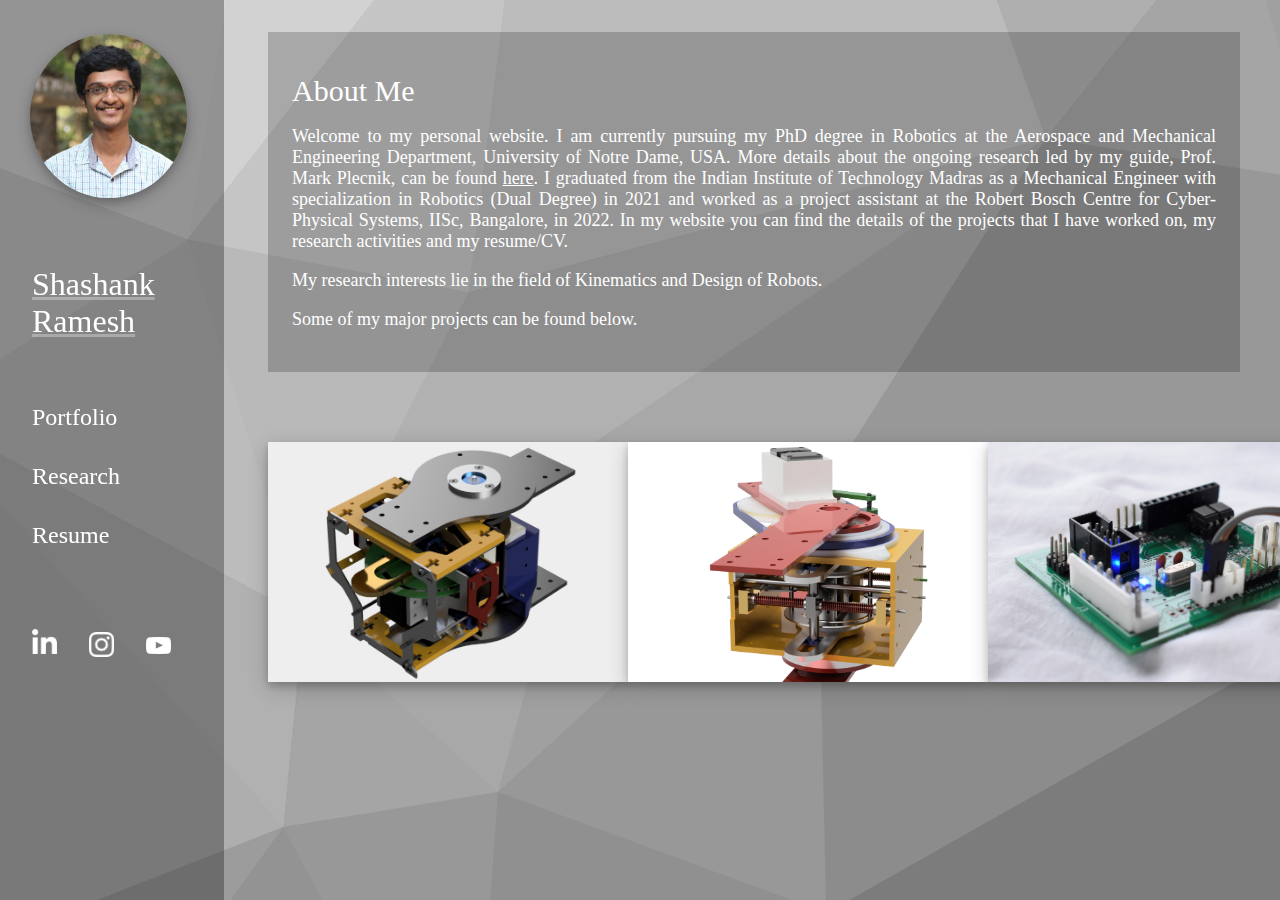
<file: index.html>
<style>
	
	body{
		background-image: url('back3.png');
		background-attachment: fixed;
	}
	@media screen and (max-width: 1050px){
		body{
			background-image: url('back3mb.png');
			background-attachment: fixed;
		}
	}
</style>
<!DOCTYPE html>
<html>
<head>
	<title>Shashank R</title>
	<link rel="stylesheet" href="style.css">
</head>
<body>
	<header>
		<nav>
			<div><img src="Profile.JPG" class="Profile_Pic"></div>
			<div class="topnav" id="myTopnav">
				<a href="index.html" class="active"><p>Shashank Ramesh</p></a>
				<a href="portfolio.html" class="Nav Others">Portfolio</a>
				<a href="research.html" class="Nav Others">Research</a>
				<a href="Resume.pdf"class="Nav Others">Resume</a>
				<a class="icon" onclick="myFunction()"><img src="fa_bars.png" style="width: 50px"></a>
				<div class = "media_icons">
					<div><a href="https://www.linkedin.com/in/shashank-ramesh-515707145" target="_blank"><img src="linkedin.png" class = "linkedin"></a></div>
					<div><a href="https://www.instagram.com/shashank_ramesh18/" target="_blank"><img src="instagram.png" class = "instagram"></a></div>
					<div><a href="https://www.youtube.com/channel/UCngj9kzceK_wr4Drneo-F2Q?view_as=subscriber" target="_blank"><img src="youtube.png" class = "youtube"></a></div>
				</div>
			</div>
		</nav>
	</header>
	<footer class = "footer">
		<div class = "media_icons_mobile">
			<div><a href="https://www.linkedin.com/in/shashank-ramesh-515707145" target="_blank"><img src="linkedin.png" class = "linkedin"></a></div>
			<div><a href="https://www.instagram.com/shashank_ramesh18/" target="_blank"><img src="instagram.png" class = "instagram"></a></div>
			<div><a href="https://www.youtube.com/channel/UCngj9kzceK_wr4Drneo-F2Q?view_as=subscriber" target="_blank"><img src="youtube.png" class = "youtube"></a></div>
		</div>
	</footer>
	<section class = "about_section">
		<div class = "about_discription">
			<div class = "about_heading">About Me</div>
			<div class = "about"><p align="justify">
				Welcome to my personal website. I am currently pursuing my PhD degree in Robotics at the Aerospace and Mechanical Engineering Department, University of Notre Dame, USA. More details about the ongoing research led by my guide, Prof. Mark Plecnik, can be found <a style = "color: white" href = "https://www.markplecnik.com/">here</a>. I graduated from the Indian Institute of Technology Madras as a Mechanical Engineer with specialization in Robotics (Dual Degree) in 2021 and worked as a project assistant at the Robert Bosch Centre for Cyber-Physical Systems, IISc, Bangalore, in 2022. In my website you can find the details of the projects that I have worked on, my research activities and my resume/CV. <br>
			</p>
			<p>
				My research interests lie in the field of Kinematics and Design of Robots.
			</p>
			<p>
				Some of my major projects can be found below.
			</p>
		</div>
		</div>
	</section>
	<section class = "major_projects_section">
		<div class = "project">
			<a class="project_txt" href="research.html#major_project1">
				<p class = "project_heading">
					Variable Stiffness Actuator VSJM-I
				</p>
				<p class = "project_brief">
					Robotics Lab, IIT Madras
				</p>
			</a>
			<img src = "VSJM_render_2.png" class = "major_project">
		</div>
		<div class = "project">
			<a class="project_txt" href="research.html#major_project3">
				<p class = "project_heading">
					Variable Stiffness Actuator VSJM-II
				</p>
				<p class = "project_brief">
					Robotics Lab, IIT Madras
				</p>
			</a>
			<img src = "VSJM_2.png" class = "major_project">
		</div>
		<div class = "project" id = "last_project">
			<a class="project_txt" href="portfolio.html#major_project2">
				<p class = "project_heading">
					Motor Speed Controller
				</p>
				<p class = "project_brief">
					Team Anveshak, IIT Madras
				</p>
			</a>
			<img src = "photo_2.jpg" class = "major_project">
		</div>
	</section>
</body>
</html>
<script>
	function myFunction() {
	  var x = document.getElementById("myTopnav");
	  if (x.className === "topnav") {
	    x.className += " responsive";
	  } else {
	    x.className = "topnav";
	  }
	}
	$(document).ready(function() {
	  $("[data-link]").click(function() {
		window.location.href = $(this).attr("data-link");
		return false;
	  });
	});
</script>
</file>
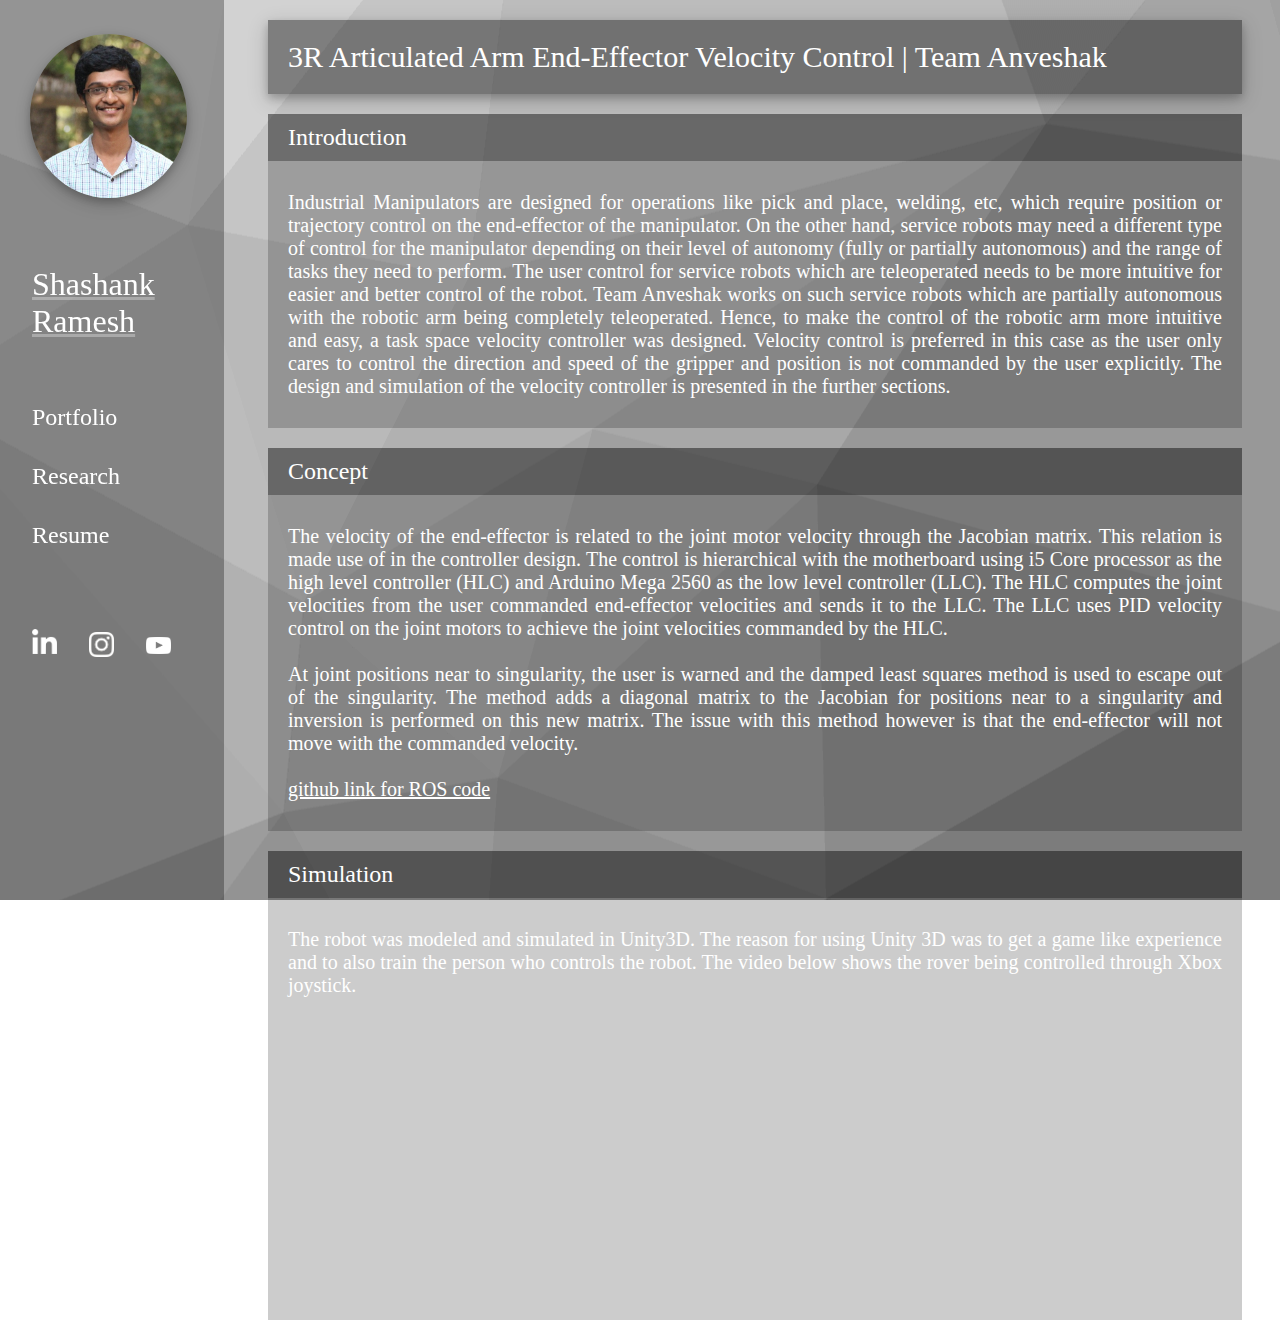
<file: 3R_Ctrl.html>
<style>
	body{
		background-image: url('back3.png');
		background-position: 0% 8%;
		background-attachment: fixed;
	}
	section{
		background-color: rgb(0, 0, 0, 0.2);
		margin: 20 30 20 260;
		color: white;
		font-size: 18px;
	}
	@media screen and (max-width: 1050px){
		body{
			background-image: url('back3mb.png');
			background-attachment: fixed;
		}
		section{
			margin: 20 30 20 30;
		}
	}
	
</style>
<!DOCTYPE html>
<html>
<head>
	<title>Shashank R</title>
	<link rel="stylesheet" href="style.css">
</head>
<body>
	<header>
		<nav>
			<div><img src="Profile.JPG" class="Profile_Pic"></div>
			<div class="topnav" id="myTopnav">
				<a href="index.html" class="active"><p>Shashank Ramesh</p></a>
				<a href="portfolio.html" class="Nav Others">Portfolio</a>
				<a href="research.html" class="Nav Others">Research</a>
				<a href="Resume.pdf"class="Nav Others">Resume</a>
				<a class="icon" onclick="myFunction()"><img src="fa_bars.png" style="width: 50px"></a>
				<div class = "media_icons">
					<div><a href="https://www.linkedin.com/in/shashank-ramesh-515707145" target="_blank"><img src="linkedin.png" class = "linkedin"></a></div>
					<div><a href="https://www.instagram.com/shashank_ramesh18/" target="_blank"><img src="instagram.png" class = "instagram"></a></div>
					<div><a href="https://www.youtube.com/channel/UCngj9kzceK_wr4Drneo-F2Q?view_as=subscriber" target="_blank"><img src="youtube.png" class = "youtube"></a></div>
				</div>
			</div>
		</nav>
	</header>
	<footer class = "footer">
		<div class = "media_icons_mobile">
			<div><a href="https://www.linkedin.com/in/shashank-ramesh-515707145" target="_blank"><img src="linkedin.png" class = "linkedin"></a></div>
			<div><a href="https://www.instagram.com/shashank_ramesh18/" target="_blank"><img src="instagram.png" class = "instagram"></a></div>
			<div><a href="https://www.youtube.com/channel/UCngj9kzceK_wr4Drneo-F2Q?view_as=subscriber" target="_blank"><img src="youtube.png" class = "youtube"></a></div>
		</div>
	</footer>
	<section class = "Title_MS">3R Articulated Arm End-Effector Velocity Control | Team Anveshak</section>
	<section>
		<div class = "subsection">Introduction</div>
		<div class = "descipt">
			<p>Industrial Manipulators are designed for operations like pick and place, welding, etc, which require position or trajectory control on the end-effector of the manipulator. On the other hand, service robots may need a different type of control for the manipulator depending on their level of autonomy (fully or partially autonomous) and the range of tasks they need to perform. The user control for service robots which are teleoperated needs to be more intuitive for easier and better control of the robot. Team Anveshak works on such service robots which are partially autonomous with the robotic arm being completely teleoperated. Hence, to make the control of the robotic arm more intuitive and easy, a task space velocity controller was designed. Velocity control is preferred in this case as the user only cares to control the direction and speed of the gripper and position is not commanded by the user explicitly. The design and simulation of the velocity controller is presented in the further sections. </p>
		</div>
	</section>
	<section>
		<div class = "subsection">Concept</div>
		<div class = "descipt">
			<p>
				The velocity of the end-effector is related to the joint motor velocity through the Jacobian matrix. This relation is made use of in the controller design. The control is hierarchical with the motherboard using i5 Core processor as the high level controller (HLC) and Arduino Mega 2560 as the low level controller (LLC). The HLC computes the joint velocities from the user commanded end-effector velocities and sends it to the LLC. The LLC uses PID velocity control on the joint motors to achieve the joint velocities commanded by the HLC. <br> <br>
				At joint positions near to singularity, the user is warned and the damped least squares method is used to escape out of the singularity. The method adds a diagonal matrix to the Jacobian for positions near to a singularity and inversion is performed on this new matrix. The issue with this method however is that the end-effector will not move with the commanded velocity. <br> <br>
				<a href = "https://github.com/shashankramesh/Arm-Control-Team-Anveshak.git" target = "_blank" style="color: white;"> github link for ROS code </a>
			</p>
		</div>
	</section>
	<section>
		<div class = "subsection">Simulation</div>
		<div class = "descipt" id="last_descipt">
			<p>
				The robot was modeled and simulated in Unity3D. The reason for using Unity 3D was to get a game like experience and to also train the person who controls the robot. The video below shows the rover being controlled through Xbox joystick. <br> <br>
				<iframe width="480" height="270" src="https://www.youtube.com/embed/fcuaFVuvttg" frameborder="0" allow="accelerometer; autoplay; encrypted-media; gyroscope; picture-in-picture" allowfullscreen></iframe>
			</p>
		</div>
	</section>
</body>
<script type="text/javascript">
	function myFunction() {
	  var x = document.getElementById("myTopnav");
	  if (x.className === "topnav") {
	    x.className += " responsive";
	  } else {
	    x.className = "topnav";
	  }
	}
</script>
</file>
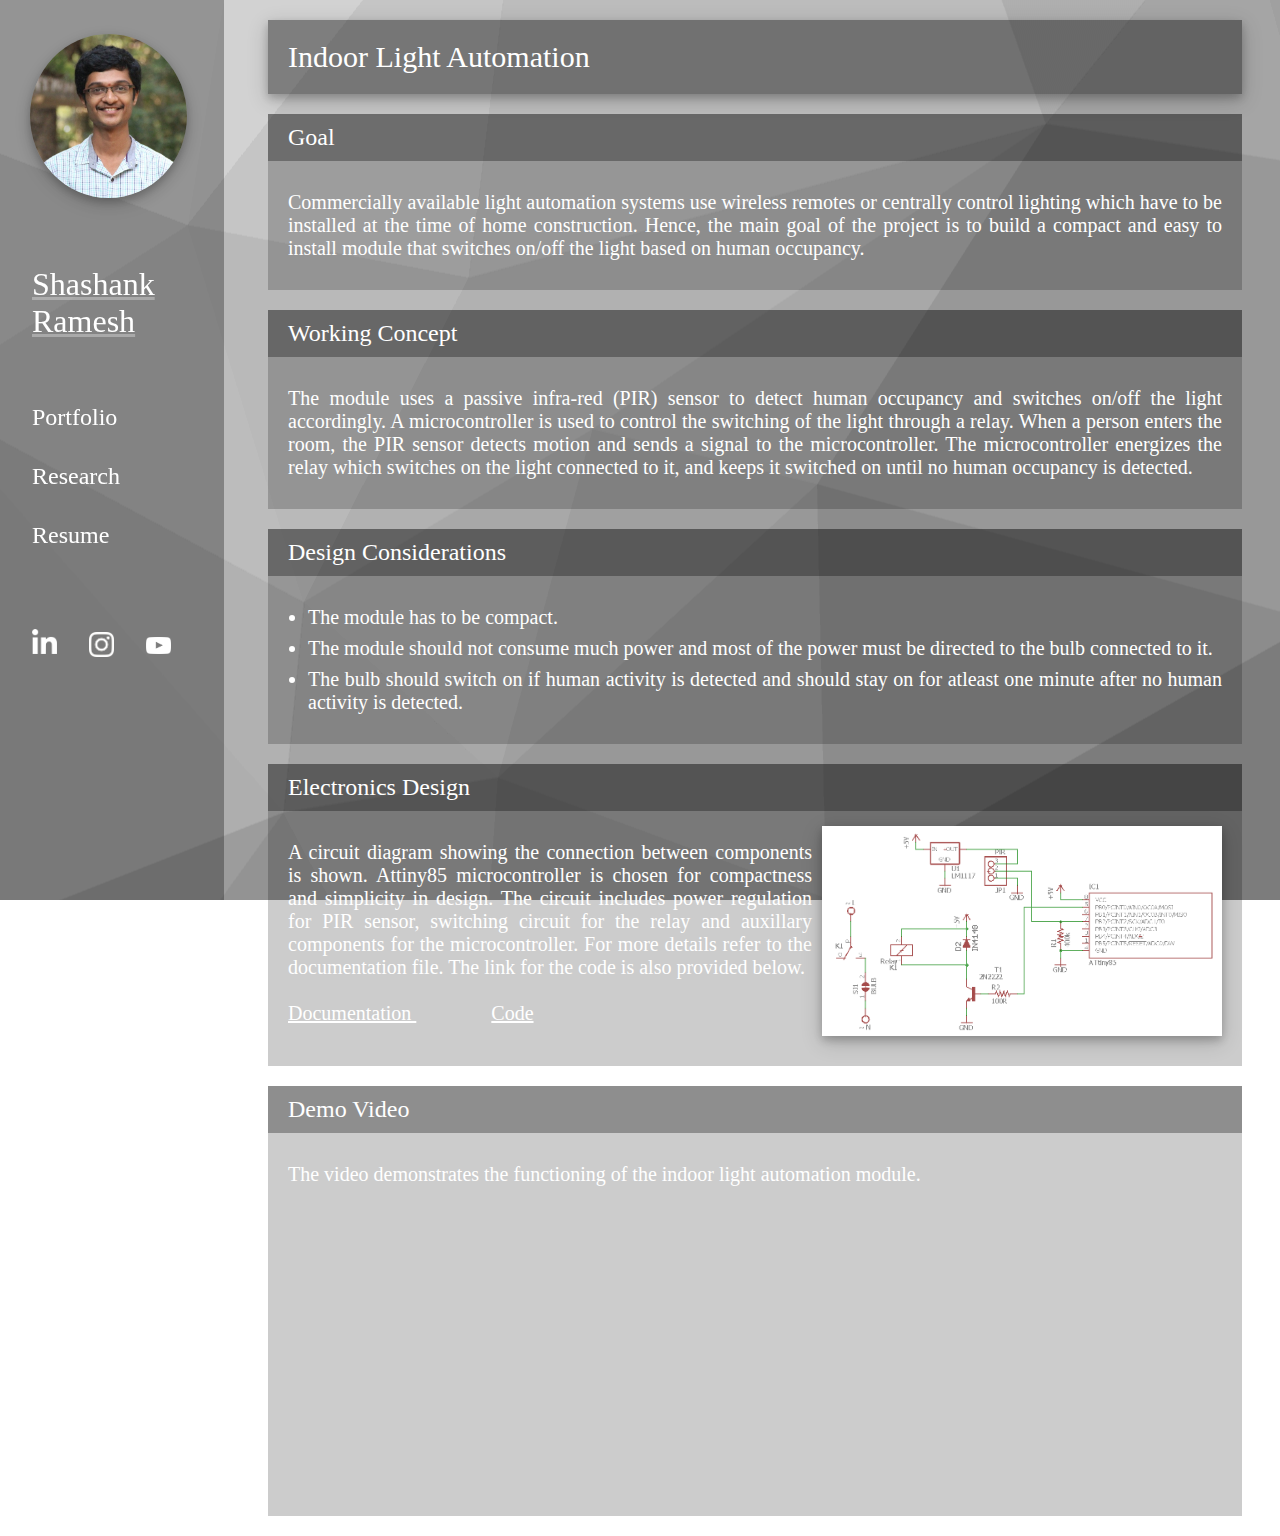
<file: ILA.html>
<style>
	body{
		background-image: url('back3.png');
		background-position: 0% 8%;
		background-attachment: fixed;
	}
	section{
		background-color: rgb(0, 0, 0, 0.2);
		margin: 20 30 20 260;
		color: white;
		font-size: 18px;
	}
	@media screen and (max-width: 1050px){
		body{
			background-image: url('back3mb.png');
			background-attachment: fixed;
		}
		section{
			margin: 20 30 20 30;
		}
	}
	
</style>
<!DOCTYPE html>
<html>
<head>
	<title>Shashank R</title>
	<link rel="stylesheet" href="style.css">
</head>
<body>
	<header>
		<nav>
			<div><img src="Profile.JPG" class="Profile_Pic"></div>
			<div class="topnav" id="myTopnav">
				<a href="index.html" class="active"><p>Shashank Ramesh</p></a>
				<a href="portfolio.html" class="Nav Others">Portfolio</a>
				<a href="research.html" class="Nav Others">Research</a>
				<a href="Resume.pdf"class="Nav Others">Resume</a>
				<a class="icon" onclick="myFunction()"><img src="fa_bars.png" style="width: 50px"></a>
				<div class = "media_icons">
					<div><a href="https://www.linkedin.com/in/shashank-ramesh-515707145" target="_blank"><img src="linkedin.png" class = "linkedin"></a></div>
					<div><a href="https://www.instagram.com/shashank_ramesh18/" target="_blank"><img src="instagram.png" class = "instagram"></a></div>
					<div><a href="https://www.youtube.com/channel/UCngj9kzceK_wr4Drneo-F2Q?view_as=subscriber" target="_blank"><img src="youtube.png" class = "youtube"></a></div>
				</div>
			</div>
		</nav>
	</header>
	<section class = "Title_MS">Indoor Light Automation</section>
	<section>
		<div class = "subsection">Goal</div>
		<div class = "descipt">
			<p>
				Commercially available light automation systems use wireless remotes or centrally control lighting which have to be installed at the time of home construction. Hence, the main goal of the project is to build a compact and easy to install module that switches on/off the light based on human occupancy.
			</p>
		</div>
	</section>
	<section>
		<div class = "subsection">Working Concept</div>
		<div class = "descipt">
			<p>
				The module uses a passive infra-red  (PIR) sensor to detect human occupancy and switches on/off the light accordingly. A microcontroller is used to control the switching of the light through a relay. When a person enters the room, the PIR sensor detects motion and sends a signal to the microcontroller. The microcontroller energizes the relay which switches on the light connected to it, and keeps it switched on until no human occupancy is detected.
			</p>
		</div>
	</section>
	<section>
		<div class = "subsection">Design Considerations</div>
		<div class = "descipt">
			<p>
				<ul style="padding-left: 20px">
				<li style="padding-bottom: 8px">The module has to be compact.</li>
				<li style="padding-bottom: 8px">The module should not consume much power and most of the power must be directed to the bulb connected to it.</li>
				<li>The bulb should switch on if human activity is detected and should stay on for atleast one minute after no human activity is detected.</li>
			</ul>
			</p>
		</div>
	</section>
	<section>
		<div class = "subsection">Electronics Design</div>
		<div class = "descipt">
			<p>
				A circuit diagram showing the connection between components is shown. Attiny85 microcontroller is chosen for compactness and simplicity in design. The circuit includes power regulation for PIR sensor, switching circuit for the relay and auxillary components for the microcontroller.
				For more details refer to the documentation file. The link for the code is also provided below.<br><br>
				<a href="prototype-2.pdf" style="color: white;"> Documentation </a> &emsp; &emsp; &emsp;
				<a href="https://github.com/shashankramesh/Indoor-Light-Automation.git"  style="color: white;"> Code </a>
			</p>
		<div style="text-align: center;"><img src="circuit.png" style="width: 400px; margin: 5px 0px 20px 10px; box-shadow: 0 4px 8px 0 rgba(0, 0, 0, 0.2), 0 6px 20px 0 rgba(0, 0, 0, 0.19);"></div>
		</div>
	</section>
	<section>
		<div class = "subsection">Demo Video</div>
		<div class = "descipt">
			<p>
				The video demonstrates the functioning of the indoor light automation module.
			</p>
		</div>
			<iframe width="480" height="270" style="margin: 10px 0px 20px 20px" src="https://www.youtube.com/embed/C_JQMdWKRjg" frameborder="0" allow="accelerometer; autoplay; encrypted-media; gyroscope; picture-in-picture" allowfullscreen></iframe>
	</section>
</body>
<script type="text/javascript">
	function myFunction() {
	  var x = document.getElementById("myTopnav");
	  if (x.className === "topnav") {
	    x.className += " responsive";
	  } else {
	    x.className = "topnav";
	  }
	}
</script>
</file>
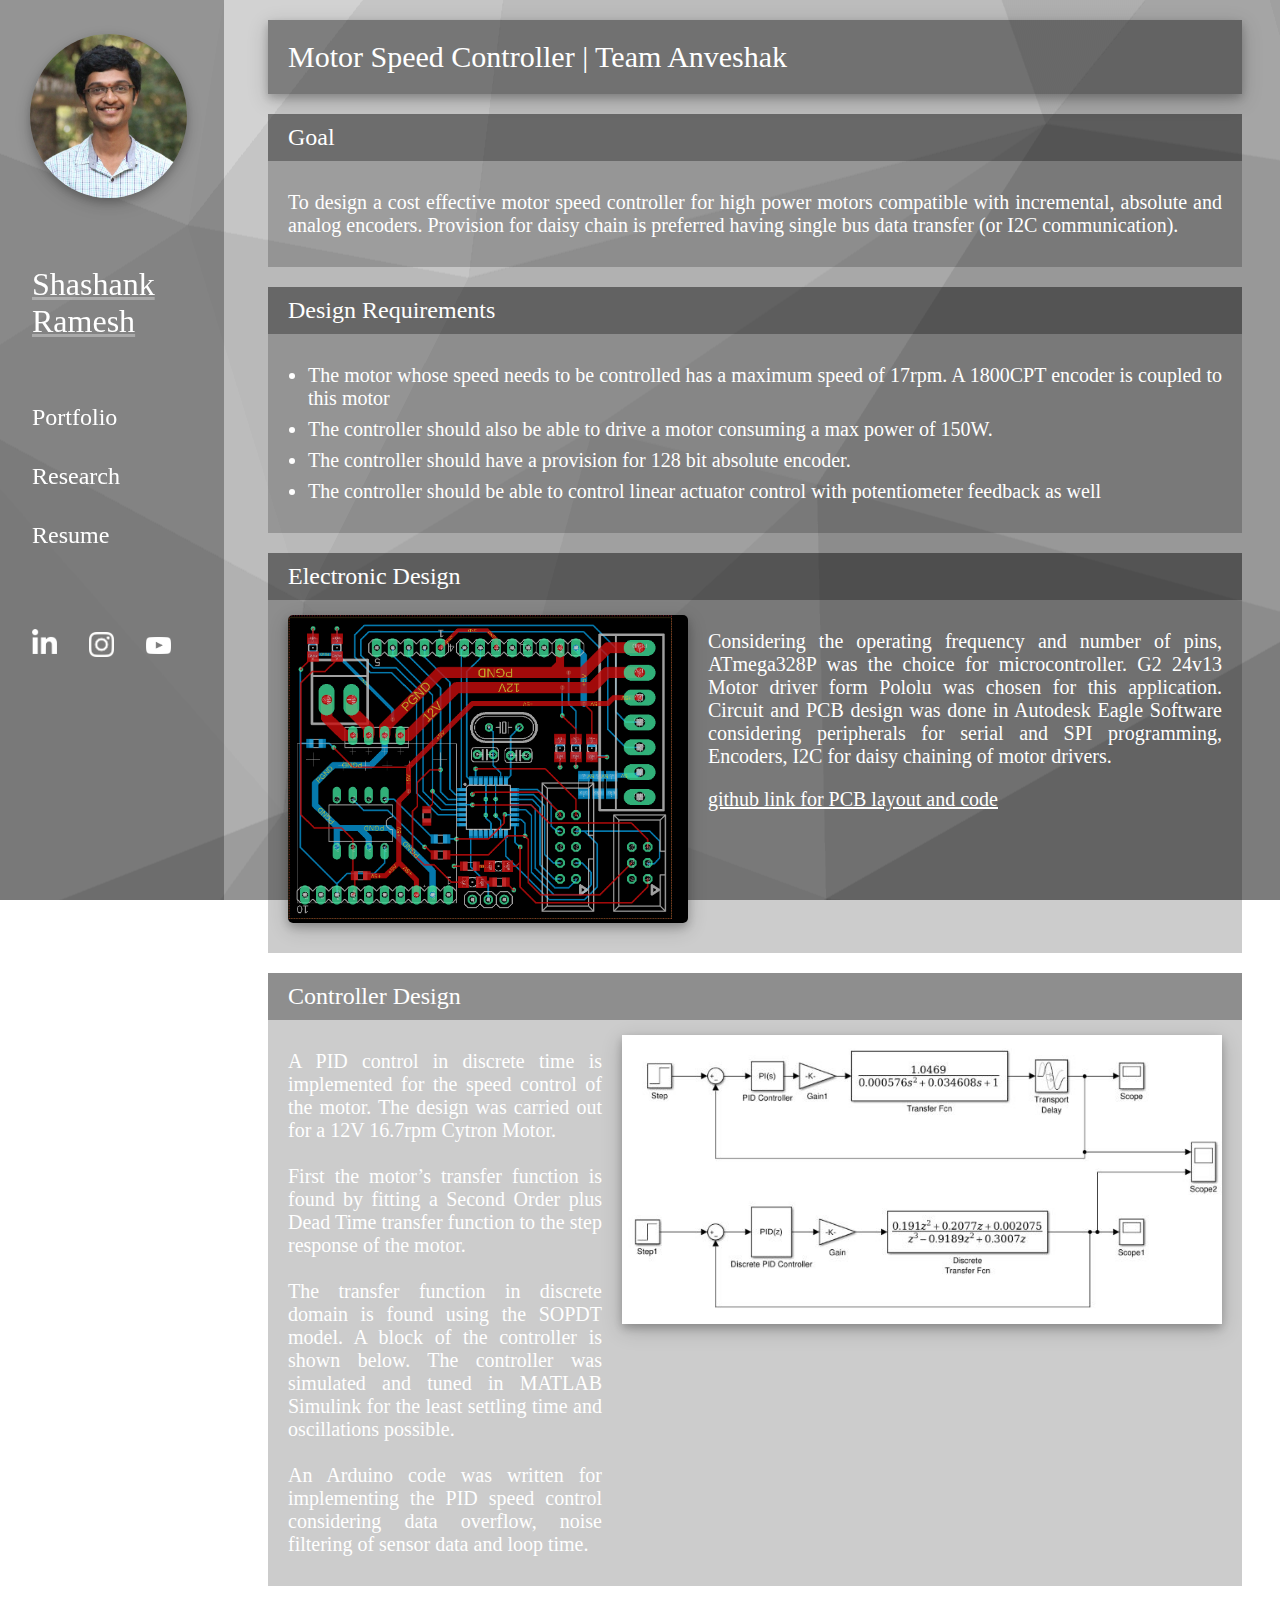
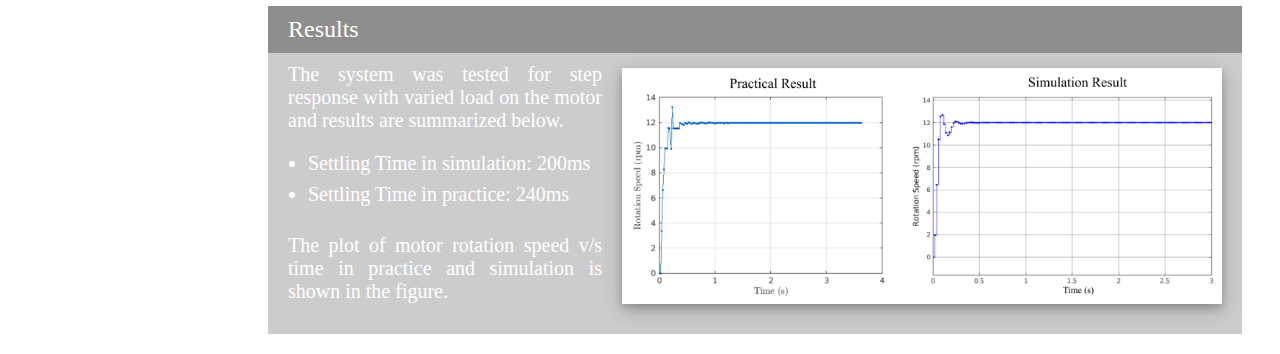
<file: P_Motor_Speed_Ctrl.html>
<style>
	body{
		background-image: url('back3.png');
		background-position: 0% 8%;
		background-attachment: fixed;
	}
	section{
		background-color: rgb(0, 0, 0, 0.2);
		margin: 20 30 20 260;
		color: white;
		font-size: 18px;
	}
	@media screen and (max-width: 1050px){
		body{
			background-image: url('back3mb.png');
			background-attachment: fixed;
		}
		section{
			margin: 20 30 20 30;
		}
	}
</style>
<!DOCTYPE html>
<html>
<head>
	<title>Shashank R</title>
	<link rel="stylesheet" href="style.css">
</head>
<body>
	<header>
		<nav>
			<div><img src="Profile.JPG" class="Profile_Pic"></div>
			<div class="topnav" id="myTopnav">
				<a href="index.html" class="active"><p>Shashank Ramesh</p></a>
				<a href="portfolio.html" class="Nav Others">Portfolio</a>
				<a href="research.html" class="Nav Others">Research</a>
				<a href="Resume.pdf"class="Nav Others">Resume</a>
				<a class="icon" onclick="myFunction()"><img src="fa_bars.png" style="width: 50px"></a>
				<div class = "media_icons">
					<div><a href="https://www.linkedin.com/in/shashank-ramesh-515707145" target="_blank"><img src="linkedin.png" class = "linkedin"></a></div>
					<div><a href="https://www.instagram.com/shashank_ramesh18/" target="_blank"><img src="instagram.png" class = "instagram"></a></div>
					<div><a href="https://www.youtube.com/channel/UCngj9kzceK_wr4Drneo-F2Q?view_as=subscriber" target="_blank"><img src="youtube.png" class = "youtube"></a></div>
				</div>
			</div>
		</nav>
	</header>
	<footer class = "footer">
		<div class = "media_icons_mobile">
			<div><a href="https://www.linkedin.com/in/shashank-ramesh-515707145" target="_blank"><img src="linkedin.png" class = "linkedin"></a></div>
			<div><a href="https://www.instagram.com/shashank_ramesh18/" target="_blank"><img src="instagram.png" class = "instagram"></a></div>
			<div><a href="https://www.youtube.com/channel/UCngj9kzceK_wr4Drneo-F2Q?view_as=subscriber" target="_blank"><img src="youtube.png" class = "youtube"></a></div>
		</div>
	</footer>
	<section class = "Title_MS">Motor Speed Controller | Team Anveshak</section>
	<section>
		<div class = "subsection">Goal</div>
		<div class = "descipt">
			<p>To design a cost effective motor speed controller for high power motors compatible with incremental, absolute and analog encoders. Provision for daisy chain is preferred having single bus data transfer (or I2C communication).</p>
		</div>
	</section>
	<section>
		<div class = "subsection">Design Requirements</div>
		<div class = "descipt">
			<ul style="padding-left: 20px">
				<li style="padding-bottom: 8px">The motor whose speed needs to be controlled has a maximum speed of 17rpm. A 1800CPT encoder is coupled to this motor</li>
				<li style="padding-bottom: 8px">The controller should also be able to drive a motor consuming a max power of 150W.</li>
				<li style="padding-bottom: 8px">The controller should have a provision for 128 bit absolute encoder.</li>
				<li>The controller should be able to control linear actuator control with potentiometer feedback as well</li>
			</ul>
		</div>
	</section>
	<section>
		<div class = "subsection">Electronic Design</div>
		<div class = "descipt">
			<div style="text-align: center;"><img src="pic2.png" style="border-radius: 5px; width: 400px; margin: 5px 0px 20px 0px; box-shadow: 0 4px 8px 0 rgba(0, 0, 0, 0.2), 0 6px 20px 0 rgba(0, 0, 0, 0.19);"></div>
			<div style="margin-left: 20px; text-align: justify;"><p>Considering the operating frequency and number of pins, ATmega328P was the choice for microcontroller. G2 24v13 Motor driver form Pololu was chosen for this application. Circuit and PCB design was done in Autodesk Eagle Software considering peripherals for serial and SPI programming, Encoders, I2C for daisy chaining of motor drivers.</p><a href = "https://github.com/shashankramesh/motor_speed_ctrl_pcb.git" target = "_blank" style="color: white;"> github link for PCB layout and code </a></div>
		</div>
	</section>
	<section>
		<div class = "subsection">Controller Design</div>
		<div class = "descipt">
			<div style="margin-right: 20px; text-align: justify;">
				<p>A PID control in discrete time is implemented for the speed control of the motor. The design was carried out for a 12V 16.7rpm Cytron Motor. <br> <br>
				First the motor’s transfer function is found by fitting a Second Order plus Dead Time transfer function to the step response of the motor. <br> <br>
				The transfer function in discrete domain is found using the SOPDT model.
				A block of the controller is shown below. The controller was simulated and tuned in MATLAB Simulink for the least settling time and oscillations possible. <br> <br>
				An Arduino code was written for implementing the PID speed control considering data overflow, noise filtering of sensor data and loop time.</p>
			</div>
			<div style="text-align: center;"><img src="Ctrl_sys_blk_diag.jpg" style="width: 600px; margin: 5px 0px 20px 0px; box-shadow: 0 4px 8px 0 rgba(0, 0, 0, 0.2), 0 6px 20px 0 rgba(0, 0, 0, 0.19);"></div>
		</div>
	</section>
	<section>
		<div class = "subsection">Results</div>
		<div class = "descipt" id="last_descipt">
			<div style="margin-right: 20px; text-align: justify;">The system was tested for step response with varied load on the motor and results are summarized below. <br>
			<ul style="padding-left: 20px">
				<li style="padding-bottom: 8px">Settling Time in simulation: 200ms</li>
				<li style="padding-bottom: 8px">Settling Time in practice: 240ms</li>
			</ul>
			The plot of motor rotation speed v/s time in practice and simulation is shown in the figure.
			</div>
			<div style="text-align: center;"><img src="response_edit.png" style="width: 600px; margin: 5px 0px 20px 0px; box-shadow: 0 4px 8px 0 rgba(0, 0, 0, 0.2), 0 6px 20px 0 rgba(0, 0, 0, 0.19); border-radius: 0px;"></div>
		</div>
	</section>
</body>
<script type="text/javascript">
	
	function myFunction() {
	  var x = document.getElementById("myTopnav");
	  if (x.className === "topnav") {
	    x.className += " responsive";
	  } else {
	    x.className = "topnav";
	  }
	}
</script>
</file>
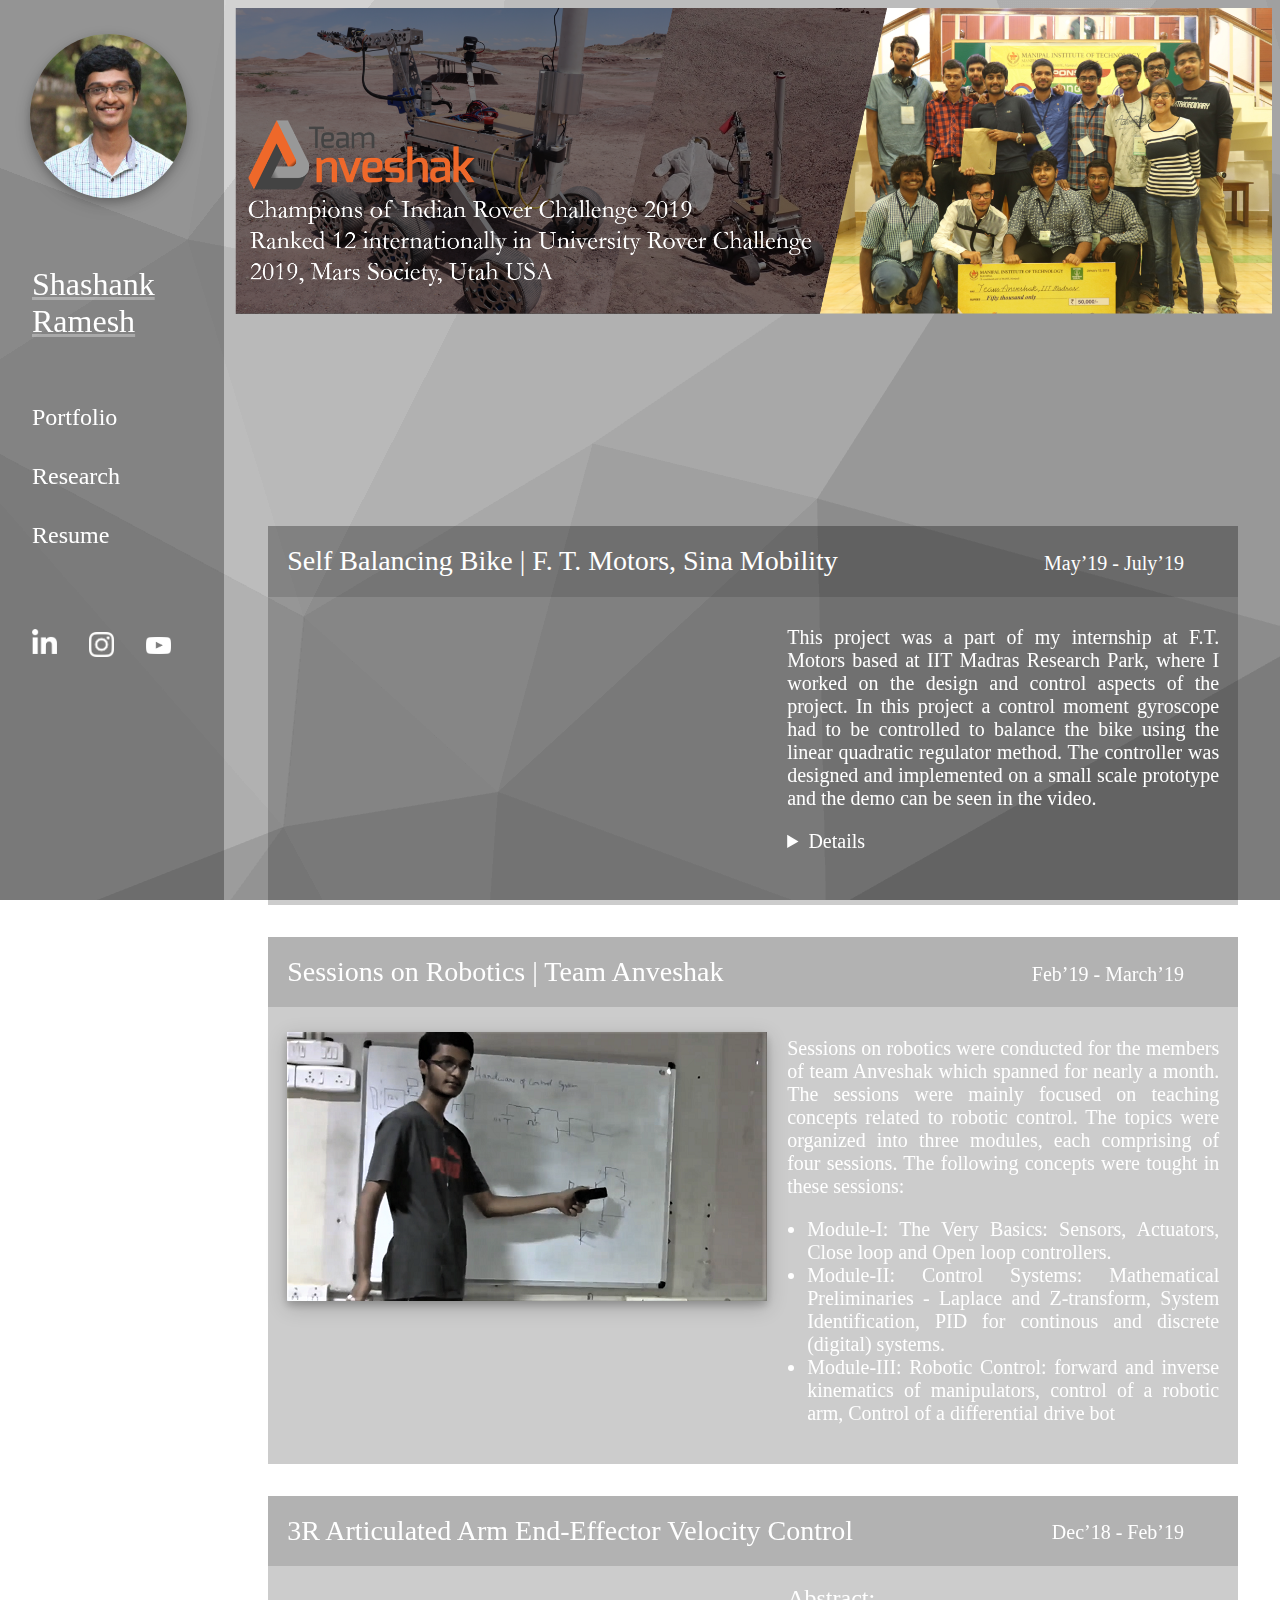
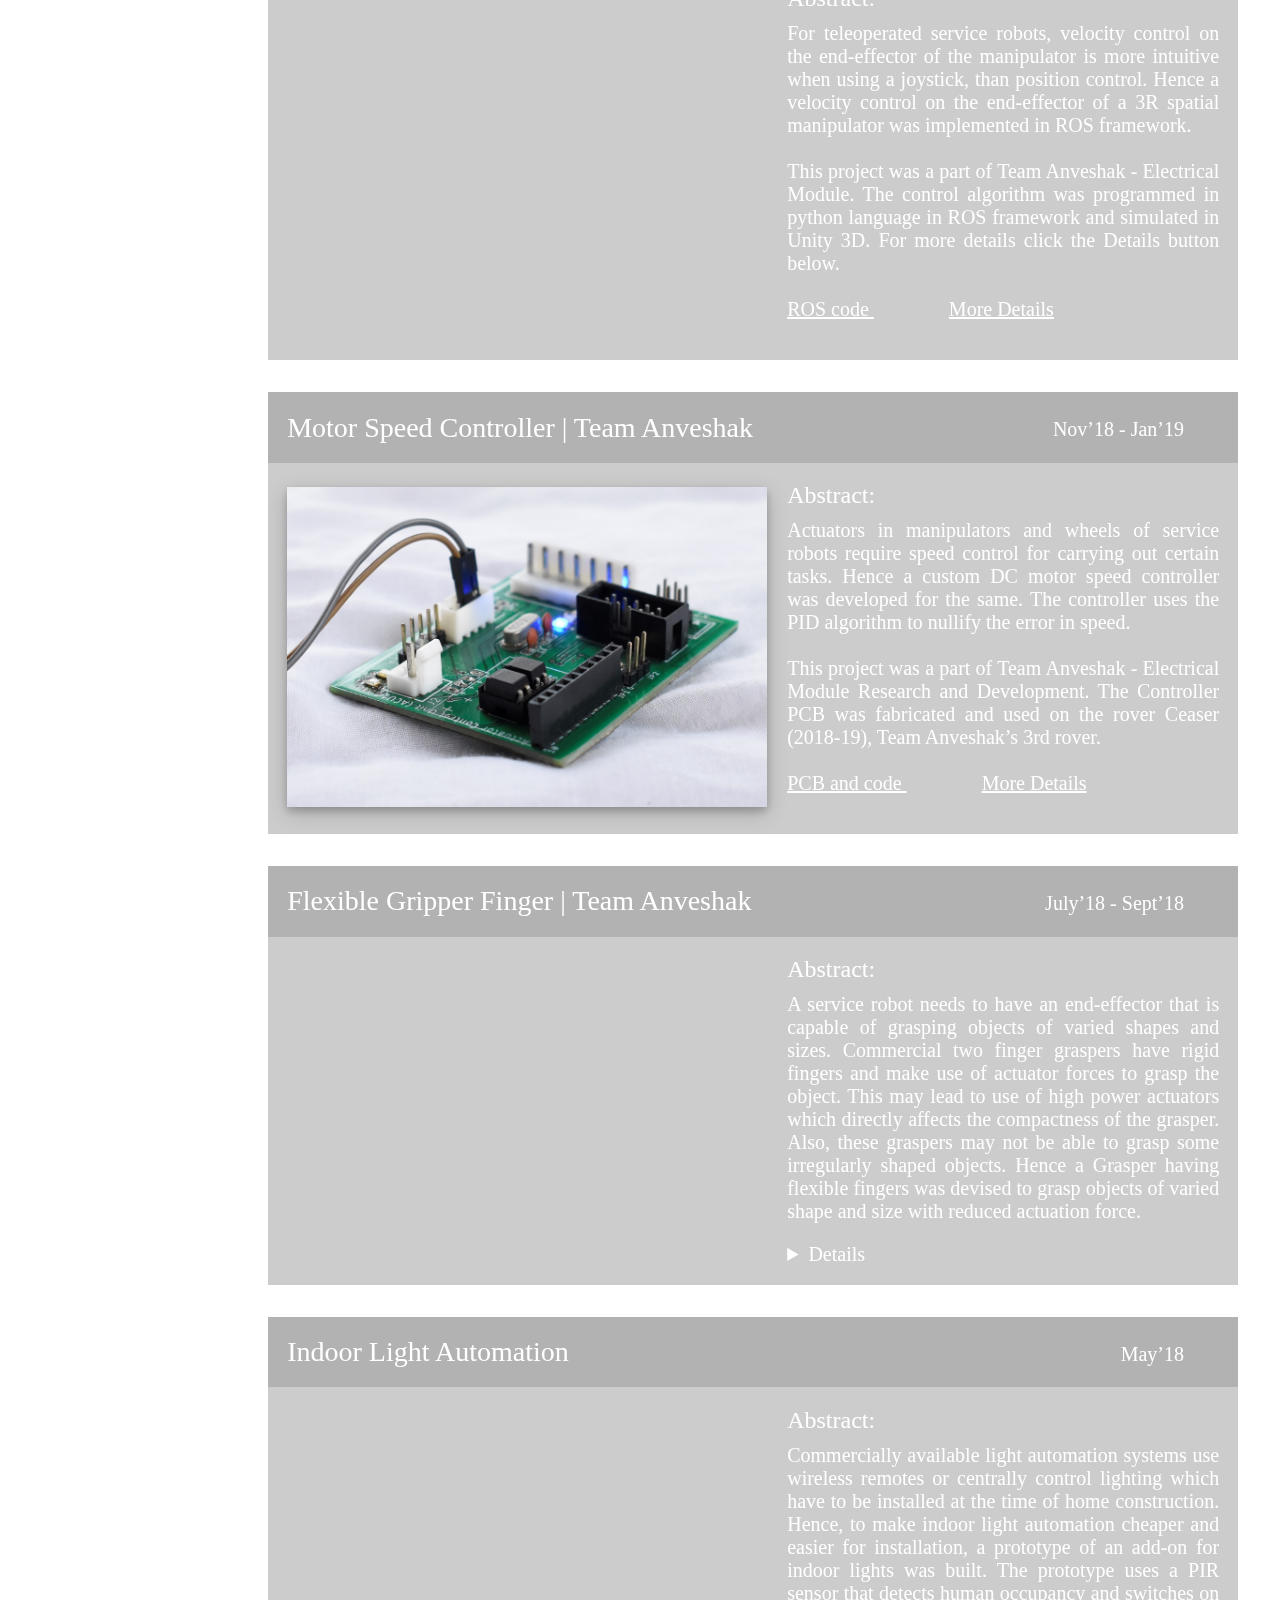
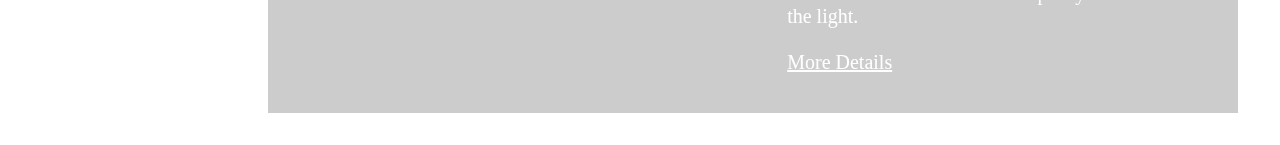
<file: portfolio.html>
<style>
	body{
		background-image: url('back3.png');
		background-attachment: fixed;
	}
	@media screen and (max-width: 1050px){
		body{
			background-image: url('back3mb.png');
			background-attachment: fixed;
		}
	}
</style>
<!DOCTYPE html>
<html>
<head>
	<title>Shashank R</title>
	<link rel="stylesheet" href="style.css">
	<link rel="stylesheet" href="https://cdnjs.cloudflare.com/ajax/libs/font-awesome/4.7.0/css/font-awesome.min.css">
</head>
<body>
	<header>
		<nav>
			<div><img src="Profile.JPG" class="Profile_Pic"></div>
			<div class="topnav" id="myTopnav">
				<a href="index.html" class="active"><p>Shashank Ramesh</p></a>
				<a href="portfolio.html" class="Nav Others">Portfolio</a>
				<a href="research.html" class="Nav Others">Research</a>
				<a href="Resume.pdf"class="Nav Others">Resume</a>
				<a class="icon" onclick="myFunction()"><img src="fa_bars.png" style="width: 50px"></a>
				<div class = "media_icons">
					<div><a href="https://www.linkedin.com/in/shashank-ramesh-515707145" target="_blank"><img src="linkedin.png" class = "linkedin"></a></div>
					<div><a href="https://www.instagram.com/shashank_ramesh18/" target="_blank"><img src="instagram.png" class = "instagram"></a></div>
					<div><a href="https://www.youtube.com/channel/UCngj9kzceK_wr4Drneo-F2Q?view_as=subscriber" target="_blank"><img src="youtube.png" class = "youtube"></a></div>
				</div>
			</div>
		</nav>
	</header>
	<footer class = "footer">
		<div class = "media_icons_mobile">
			<div><a href="https://www.linkedin.com/in/shashank-ramesh-515707145" target="_blank"><img src="linkedin.png" class = "linkedin"></a></div>
			<div><a href="https://www.instagram.com/shashank_ramesh18/" target="_blank"><img src="instagram.png" class = "instagram"></a></div>
			<div><a href="https://www.youtube.com/channel/UCngj9kzceK_wr4Drneo-F2Q?view_as=subscriber" target="_blank"><img src="youtube.png" class = "youtube"></a></div>
		</div>
	</footer>
	<section class="updates">
		 <!-- Slideshow container -->
		<div class="slider" id="main-slider"><!-- outermost container element -->
		    <div class="slider-wrapper"><!-- innermost wrapper element -->
		        <img src="Card1.png" alt="First" class="slide" /><!-- slides -->
		        <img src="Card2.png" alt="Second" class="slide" />
		        <img src="Card1.png" alt="Third" class="slide" />
		    </div>
		</div>
	</section>
	<section class="Details_port">
		<div class="P">
			<div class="H">
				<div class="HText">Self Balancing Bike | F. T. Motors, Sina Mobility</div>
				<div class="Date">May&rsquo;19 - July&rsquo;19</div>
			</div>
			<div class="D">
				<div class = "img_container">
					<iframe class = "SBB" src="https://www.youtube.com/embed/1n_lKRTDeq0" frameborder="0" allow="accelerometer; autoplay; encrypted-media; gyroscope; picture-in-picture" allowfullscreen></iframe>
				</div>
				<div>
					<div>
						<p  class = "abstract_sum">
							This project was a part of my internship at F.T. Motors based at IIT Madras Research Park, where I worked on the design and control aspects of the project. In this project a control moment gyroscope had to be controlled to balance the bike using the linear quadratic regulator method. The controller was designed and implemented on a small scale prototype and the demo can be seen in the video.
						</p>
						<details>
							<summary style="margin-left: 20px; ">Details</summary>
							<p class = "more_details">A mathematical model of the bike was first found using energy techniques in kinematics and dynamics. Then the nonlinear model was linearized and the region where the linear approximation holds was found. A linear controller was designed for the linearized model and the controller was tuned using the LQR method. A low pass FIR filter was also designed to filter noise from the IMU sensors.<br><br>
							A PCB was designed to incorporate all the electronics including the power supply module, microcontroller, sensors and motor drivers using Autodesk Eagle. The linear controller was programmed into the microcontroller in embedded C language.<br><br>
							The internship gave me an opportunity to learn more and improve my skill in mechatronics. It also gave me in depth knowledge about prototyping, improving the design for low cost manufacturing and making the product more reliable.</p>
						</details>
					</div>
				</div>
			</div>
		</div>
		<div class="P">
			<div class="H">
				<div class="HText">Sessions on Robotics | Team Anveshak</div>
				<div class="Date">Feb&rsquo;19 - March&rsquo;19</div>
			</div>
			<div class="D">
				<div class = "img_container">
					<img src="sessions1.png" class="PCB">
				</div>
				<div>
					<div>
						<p  class = "abstract_sum">
							Sessions on robotics were conducted for the members of team Anveshak which spanned for nearly a month. The sessions were mainly focused on teaching concepts related to robotic control. The topics were organized into three modules, each comprising of four sessions. The following concepts were tought in these sessions:
							<ul class = "sessions_list">
								<li>Module-I: The Very Basics:  Sensors, Actuators, Close loop and Open loop controllers.</li>
								<li>Module-II: Control Systems: Mathematical Preliminaries - Laplace and Z-transform, System Identification, PID for continous and discrete (digital) systems.</li>
								<li>Module-III: Robotic Control: forward and inverse kinematics of manipulators, control of a robotic arm, Control of a differential drive bot</li>
							</ul>
						</p>
					</div>
				</div>
			</div>
		</div>
		<div class="P">
			<div class="H">
				<div class="HText">3R Articulated Arm End-Effector Velocity Control</div>
				<div class="Date">Dec&rsquo;18 - Feb&rsquo;19</div>
			</div>
			<div class="D">
				<div class = "img_container"><iframe class="SBB" src="https://www.youtube.com/embed/fcuaFVuvttg" frameborder="0" allow="accelerometer; autoplay; encrypted-media; gyroscope; picture-in-picture" allowfullscreen></iframe></div>
				<div>
					<div>
					<div class = "abstract">Abstract:</div>
					<p  class = "abstract_sum">
						For teleoperated service robots, velocity control on the end-effector of the manipulator is more intuitive when using a joystick, than position control. Hence a velocity control on the end-effector of a 3R spatial manipulator was implemented in ROS framework.<br><br>
						This project was a part of Team Anveshak - Electrical Module. The control algorithm was programmed in python language in ROS framework and simulated in Unity 3D. For more details click the Details button below. <br> <br>
						<a href = "https://github.com/shashankramesh/Arm-Control-Team-Anveshak.git" target = "_blank" style="color: white;"> ROS code </a> &emsp; &emsp; &emsp;
						<a href="3R_Ctrl.html" style="color: white;">More Details</a>
					</p>
					</div>
				</div>
			</div>
		</div>
		<div class="P" id="major_project2">
			<div class="H">
				<div class="HText">Motor Speed Controller | Team Anveshak</div>
				<div class="Date">Nov&rsquo;18 - Jan&rsquo;19</div>
			</div>
			<div class="D">
				<div class = "img_container"><img src="photo_1.jpg" class="PCB"></div>
				<div>
					<div>
						<div class = "abstract">Abstract:</div>
						<p class = "abstract_sum">
							Actuators in manipulators and wheels of service robots require speed control for carrying out certain tasks. Hence a custom DC motor speed controller was developed for the same. The controller uses the PID algorithm to nullify the error in speed. <br><br>	
							This project was a part of Team Anveshak - Electrical Module Research and Development. The Controller PCB was fabricated and used on the rover Ceaser (2018-19), Team Anveshak&rsquo;s 3rd rover.<br><br>
							<a href = "https://github.com/shashankramesh/motor_speed_ctrl_pcb.git" target = "_blank" style="color: white;"> PCB and code </a> &emsp; &emsp; &emsp;
							<a href="P_Motor_Speed_Ctrl.html" style="color: white;">More Details</a>
						</p>
					</div>
				</div>
			</div>
		</div>
		<div class="P">
			<div class="H">
				<div class="HText">Flexible Gripper Finger | Team Anveshak</div>
				<div class="Date">July&rsquo;18 - Sept&rsquo;18</div>
			</div>
			<div class="D">
				<div class = "img_container"><iframe class = "SBB" src="https://www.youtube.com/embed/LB0dP8MGUP4" frameborder="0" allow="accelerometer; autoplay; encrypted-media; gyroscope; picture-in-picture" allowfullscreen></iframe></div>
				<div>
					<div class = "abstract">Abstract:</div>
					<p  class = "abstract_sum">
						A service robot needs to have an end-effector that is capable of grasping objects of varied shapes and sizes. Commercial two finger graspers have rigid fingers and make use of actuator forces to grasp the object. This may lead to use of high power actuators which directly affects the compactness of the grasper. Also, these graspers may not be able to grasp some irregularly shaped objects. Hence a Grasper having flexible fingers was devised to grasp objects of varied shape and size with reduced actuation force.
					</p>
					<details>
						<summary style="margin-left: 20px; ">Details</summary>
						<p class = "more_details">The design uses the concept of form closure which enhances the grip without the requirement of high actuation forces. Each gripper finger is basically two four bar mechanisms cascaded one on top of another as shown in the figure. The link lengths are designed based on the maximum size of a cylindrical object that is desired to be grasped. <br><br>
						This project was a part of Team Anveshak - Mechanical Module Research and Development. The gripper was fabricated and used as an end-effector on the rover Ceaser (2018-19), Team Anveshak&rsquo;s 3rd rover. The gripper functioned well in the field and was not only capable of grasping objects like rocks, hammer and bottles but also manipulating things like opening a drawer, pressing buttons, joystick and opening a latch.</p>
					</details>
				</div>
			</div>
		</div>		
		<div class="P" id="last_P">
			<div class="H">
				<div class="HText">Indoor Light Automation</div>
				<div class="Date">May&rsquo;18</div>
			</div>
			<div class="D">
				<div class = "img_container"><iframe class = "SBB" src="https://www.youtube.com/embed/C_JQMdWKRjg" frameborder="0" allow="accelerometer; autoplay; encrypted-media; gyroscope; picture-in-picture" allowfullscreen></iframe></div>
				<div>
					<div>
					<div class = "abstract">Abstract:</div>
					<p  class = "abstract_sum">
						Commercially available light automation systems use wireless remotes or centrally control lighting which have to be installed at the time of home construction. Hence, to make indoor light automation cheaper and easier for installation, a prototype of an add-on for indoor lights was built. The prototype uses a PIR sensor that detects human occupancy and switches on the light. <br> <br>
						<a href="ILA.html" style="color: white;">More Details</a>
					</p>
					</div>
				</div>
				<div>
					<p>
						
					</p>
				</div>
			</div>
		</div>
	</section>
</body>
</html>
<script>
	(function() {
    
        function Slideshow( element ) {
            this.el = document.querySelector( element );
            this.init();
        }
        
        Slideshow.prototype = {
            init: function() {
                this.wrapper = this.el.querySelector( ".slider-wrapper" );
                this.slides = this.el.querySelectorAll( ".slide" );
                this.previous = this.el.querySelector( ".slider-previous" );
                this.next = this.el.querySelector( ".slider-next" );
                this.index = 0;
                this.incr = 1;
                this.op = 1;
                this.total = this.slides.length;
                this.timer = null;
                
                this.action();
                this.stopStart();   
            },
            _slideTo: function( slide, op ) {
                var currentSlide = this.slides[slide];

                currentSlide.style.opacity = op;


                

            },
            action: function() {
                var self = this;
                self.timer = setInterval(function() {
                    self.index = self.index + self.incr;
                    if( self.index == self.slides.length ) {
                        self.incr = -1;
                        self.op = 0;
                    }
                    if( self.index == 0 ) {
                        self.incr = 1;
                        self.op = 1;
                    }
                    self._slideTo( self.index, self.op );

                }, 5000);
            },
            stopStart: function() {
                var self = this;
                self.el.addEventListener( "mouseover", function() {
                    clearInterval( self.timer );
                    self.timer = null;
                    
                }, false);
                self.el.addEventListener( "mouseout", function() {
                    self.action();
                    
                }, false);
            }
            
            
        };
        
        document.addEventListener( "DOMContentLoaded", function() {
            
            var slider = new Slideshow( "#main-slider" );
            
        });
        
        
    })();
	function myFunction() {
	  var x = document.getElementById("myTopnav");
	  if (x.className === "topnav") {
	    x.className += " responsive";
	  } else {
	    x.className = "topnav";
	  }
	}
</script>
</file>
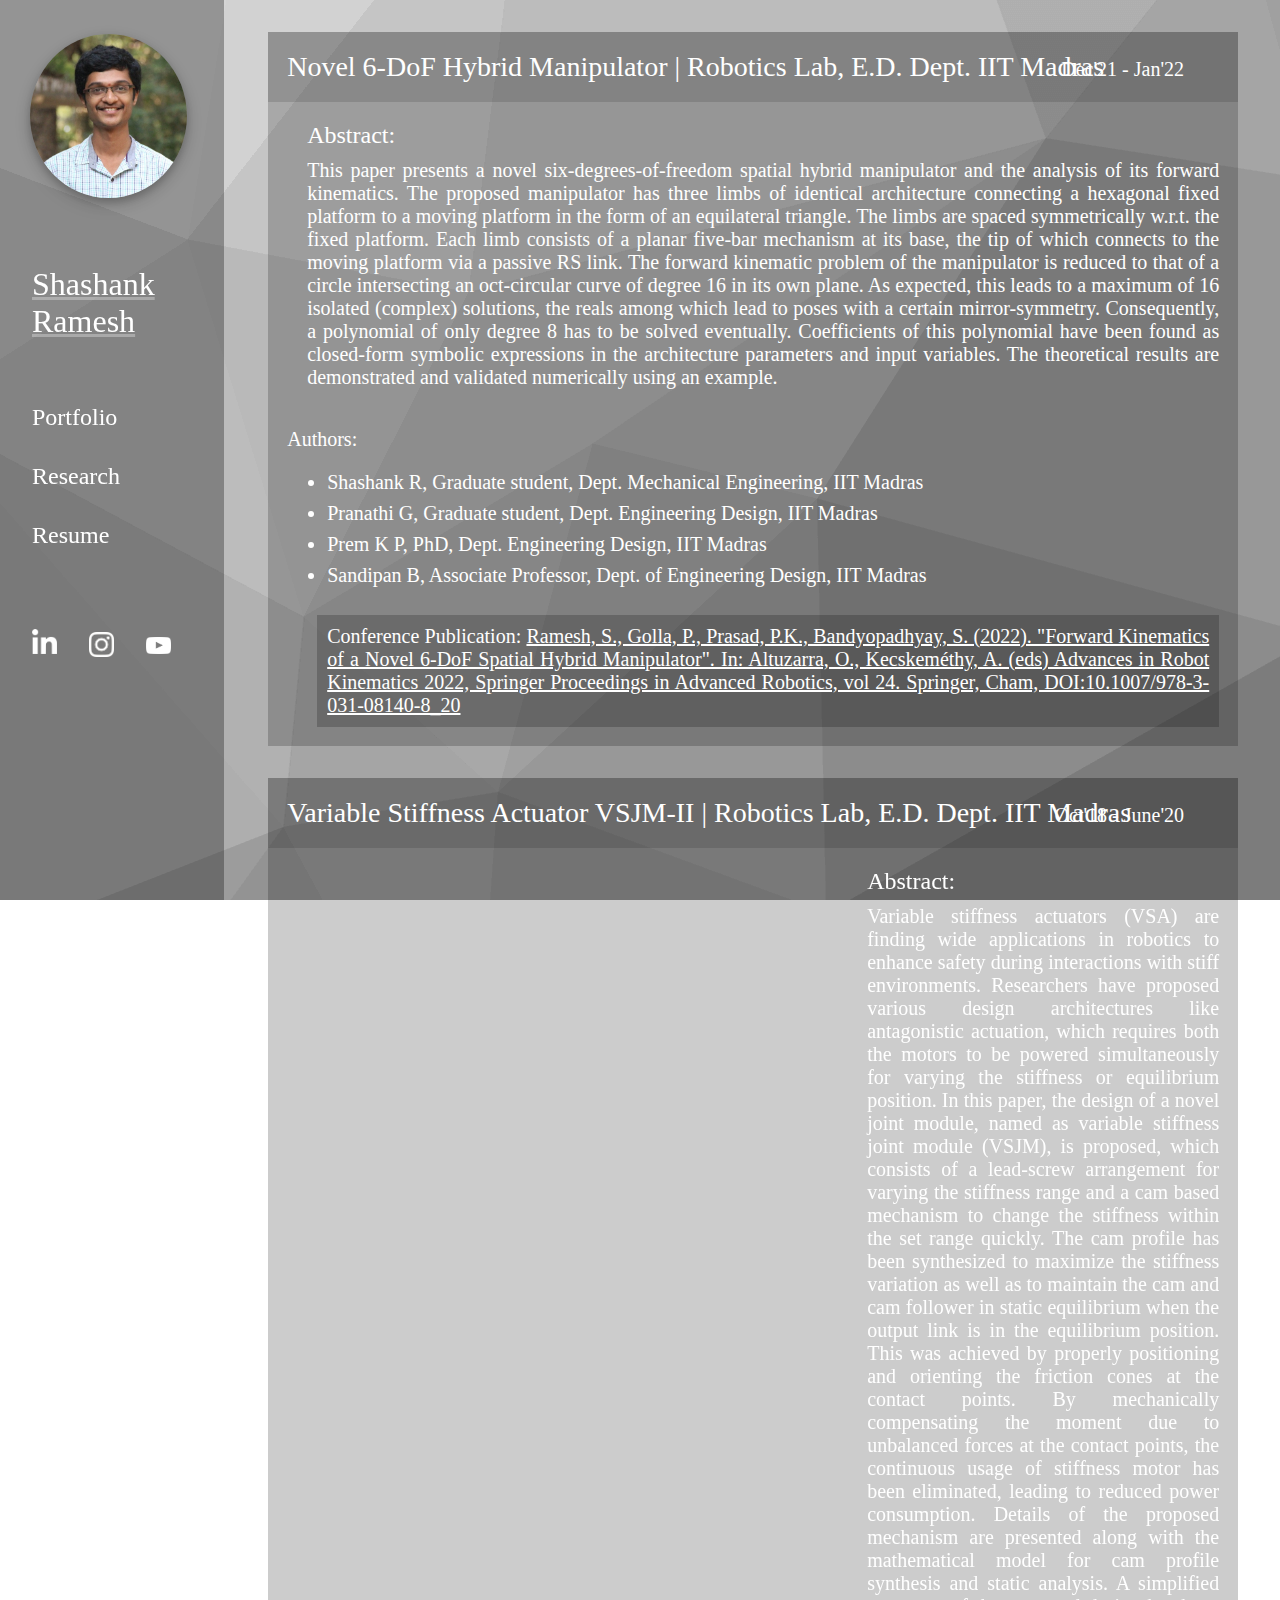
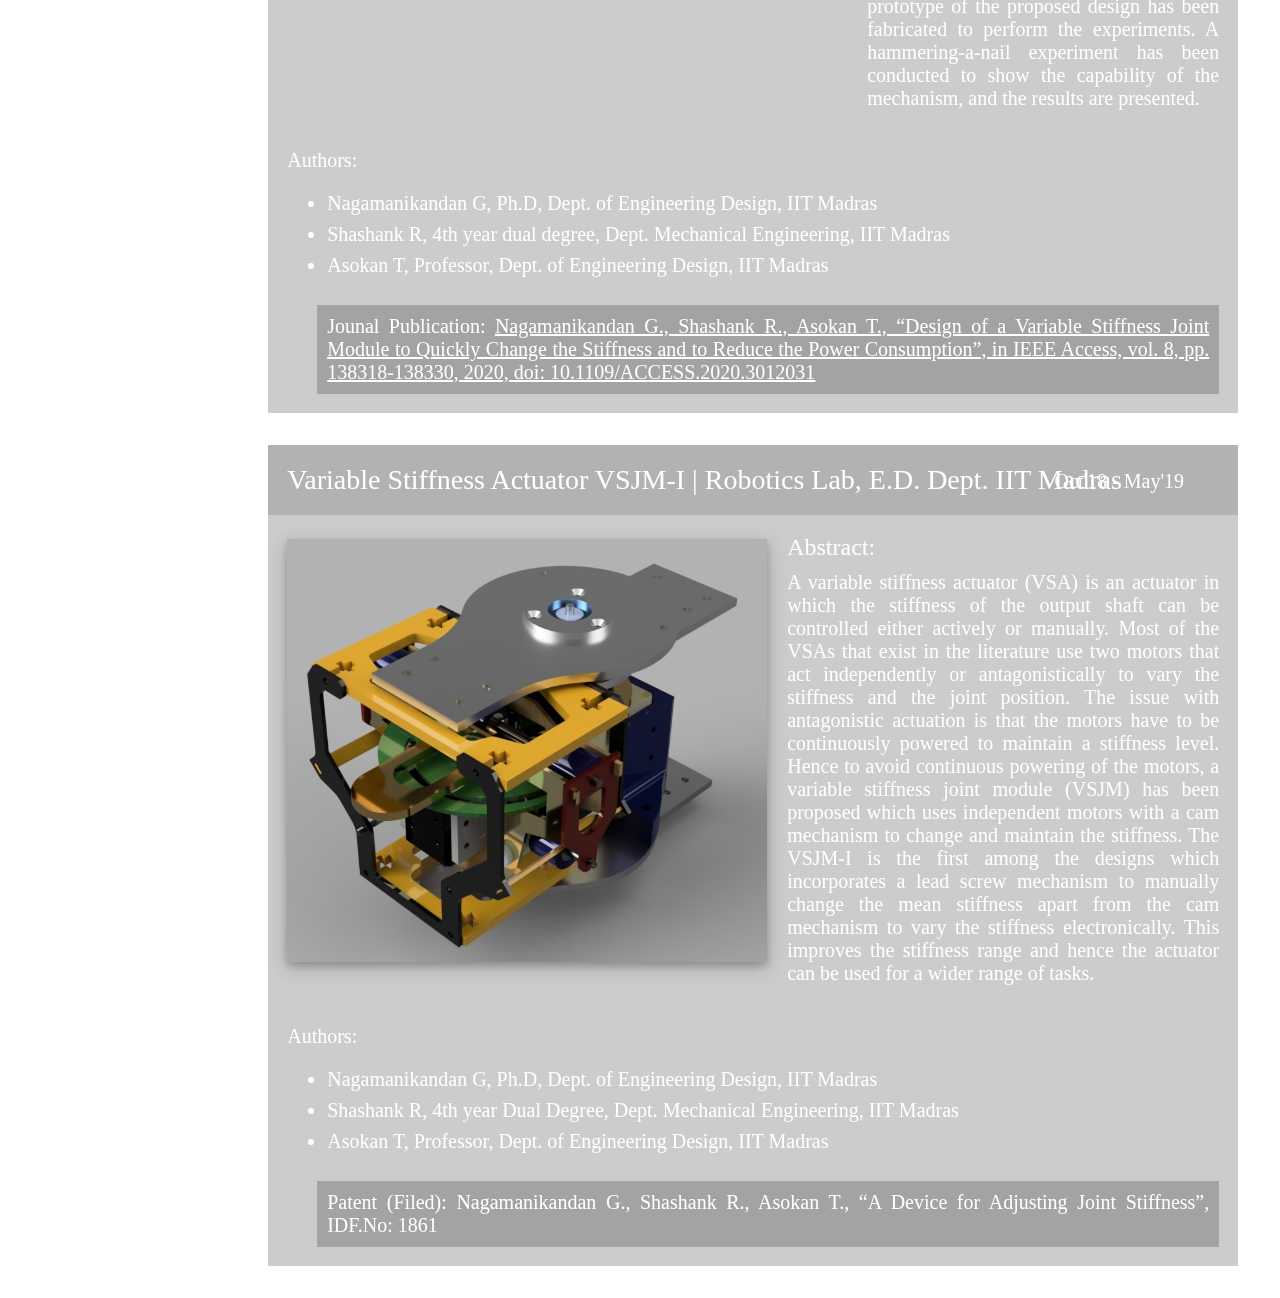
<file: research.html>
<style>
	body{
		background-image: url('back3.png');
		background-attachment: fixed;
	}
	@media screen and (max-width: 1050px){
		body{
			background-image: url('back3mb.png');
			background-attachment: fixed;
		}
	}
</style>
<!DOCTYPE html>
<html>
<head>
	<title>Shashank R</title>
	<link rel="stylesheet" href="style.css">
</head>
<body>
	<header>
		<nav>
			<div><img src="Profile.JPG" class="Profile_Pic"></div>
			<div class="topnav" id="myTopnav">
				<a href="index.html" class="active"><p>Shashank Ramesh</p></a>
				<a href="portfolio.html" class="Nav Others">Portfolio</a>
				<a href="research.html" class="Nav Others">Research</a>
				<a href="Resume.pdf"class="Nav Others">Resume</a>
				<a class="icon" onclick="myFunction()"><img src="fa_bars.png" style="width: 50px"></a>
				<div class = "media_icons">
					<div><a href="https://www.linkedin.com/in/shashank-ramesh-515707145" target="_blank"><img src="linkedin.png" class = "linkedin"></a></div>
					<div><a href="https://www.instagram.com/shashank_ramesh18/" target="_blank"><img src="instagram.png" class = "instagram"></a></div>
					<div><a href="https://www.youtube.com/channel/UCngj9kzceK_wr4Drneo-F2Q?view_as=subscriber" target="_blank"><img src="youtube.png" class = "youtube"></a></div>
				</div>
			</div>
		</nav>
	</header>
	<footer class = "footer">
		<div class = "media_icons_mobile">
			<div><a href="https://www.linkedin.com/in/shashank-ramesh-515707145" target="_blank"><img src="linkedin.png" class = "linkedin"></a></div>
			<div><a href="https://www.instagram.com/shashank_ramesh18/" target="_blank"><img src="instagram.png" class = "instagram"></a></div>
			<div><a href="https://www.youtube.com/channel/UCngj9kzceK_wr4Drneo-F2Q?view_as=subscriber" target="_blank"><img src="youtube.png" class = "youtube"></a></div>
		</div>
	</footer>

	<section class="Details">
		<div class="P">
			<div class="H">
				<div class="HText">Novel 6-DoF Hybrid Manipulator | Robotics Lab, E.D. Dept. IIT Madras</div>
				<div class="Date">Dec'21 - Jan'22</div>
			</div>
			<div class="D">
				<div>
					<div class = "abstract">Abstract:</div>
					<p  class = "abstract_sum">
						This paper presents a novel six-degrees-of-freedom spatial hybrid manipulator and the analysis of its forward kinematics. The proposed
manipulator has three limbs of identical architecture connecting a hexagonal fixed platform to a moving platform in the form of an equilateral triangle. The limbs are spaced symmetrically w.r.t. the fixed platform. Each limb consists of a planar five-bar mechanism at its base, the tip of which connects to the moving platform via a passive RS link. The forward kinematic problem of the manipulator is reduced to that of a circle intersecting an oct-circular curve of degree 16 in its own plane. As expected, this leads to a maximum of 16 isolated (complex) solutions, the reals among which lead to poses with a certain mirror-symmetry. Consequently, a polynomial of only degree 8 has to be solved eventually. Coefficients of this polynomial have been found as closed-form symbolic expressions in the architecture parameters and input variables. The theoretical results are demonstrated and validated numerically using an example.
					</p>
				</div>
			</div>
			<div class = "Authors">
				Authors:
				<ul>
					<li style="padding-bottom: 8px"> Shashank R, Graduate student, Dept. Mechanical Engineering, IIT Madras
					<li style="padding-bottom: 8px"> Pranathi G, Graduate student, Dept. Engineering Design, IIT Madras
					<li style="padding-bottom: 8px"> Prem K P, PhD, Dept. Engineering Design, IIT Madras
					<li style="padding-bottom: 8px"> Sandipan B, Associate Professor, Dept. of Engineering Design, IIT Madras
				</ul>
				<div class = "paper">Conference Publication: <a style = "color: white" href = "https://doi.org/10.1007/978-3-031-08140-8_20"> Ramesh, S., Golla, P., Prasad, P.K., Bandyopadhyay, S. (2022). "Forward Kinematics of a Novel 6-DoF Spatial Hybrid Manipulator". In: Altuzarra, O., Kecskeméthy, A. (eds) Advances in Robot Kinematics 2022, Springer Proceedings in Advanced Robotics, vol 24. Springer, Cham, DOI:10.1007/978-3-031-08140-8_20 </a></div>
			</div>
		</div>
		<div class="P" id="major_project3">
			<div class="H">
				<div class="HText">Variable Stiffness Actuator VSJM-II | Robotics Lab, E.D. Dept. IIT Madras</div>
				<div class="Date">Oct'18 - June'20</div>
			</div>
			<div class="D">
				<div class = "img_container"><iframe width="560" height="315" src="https://www.youtube.com/embed/21K7fnodie4" frameborder="0" allow="accelerometer; autoplay; encrypted-media; gyroscope; picture-in-picture" allowfullscreen></iframe></div>
				<div>
					<div class = "abstract">Abstract:</div>
					<p  class = "abstract_sum">
						Variable stiffness actuators (VSA) are finding wide applications in robotics to enhance safety during interactions with stiff environments. Researchers have proposed various design architectures like antagonistic actuation, which requires both the motors to be powered simultaneously for varying the stiffness or equilibrium position. In this paper, the design of a novel joint module, named as variable stiffness joint module (VSJM), is proposed, which consists of a lead-screw arrangement for varying the stiffness range and a cam based mechanism to change the stiffness within the set range quickly. The cam profile has been synthesized to maximize the stiffness variation as well as to maintain the cam and cam follower in static equilibrium when the output link is in the equilibrium position. This was achieved by properly positioning and orienting the friction cones at the contact points. By mechanically compensating the moment due to unbalanced forces at the contact points, the continuous usage of stiffness motor has been eliminated, leading to reduced power consumption. Details of the proposed mechanism are presented along with the mathematical model for cam profile synthesis and static analysis. A simplified prototype of the proposed design has been fabricated to perform the experiments. A hammering-a-nail experiment has been conducted to show the capability of the mechanism, and the results are presented.
					</p>
				</div>
			</div>
			<div class = "Authors">
				Authors:
				<ul>
					<li style="padding-bottom: 8px"> Nagamanikandan G, Ph.D, Dept. of Engineering Design, IIT Madras
					<li style="padding-bottom: 8px"> Shashank R, 4th year dual degree, Dept. Mechanical Engineering, IIT Madras
					<li style="padding-bottom: 8px"> Asokan T, Professor, Dept. of Engineering Design, IIT Madras
				</ul>
				<div class = "paper">Jounal Publication: <a style = "color: white" href="https://ieeexplore.ieee.org/abstract/document/9149625", target="_blank">Nagamanikandan G., Shashank R., Asokan T., &ldquo;Design of a Variable Stiffness Joint Module to Quickly Change the Stiffness and to Reduce the Power Consumption&rdquo;, in IEEE Access, vol. 8, pp. 138318-138330, 2020, doi: 10.1109/ACCESS.2020.3012031</a></div>
			</div>
		</div>
		<div class="P" id="major_project1">
			<div class="H">
				<div class="HText">Variable Stiffness Actuator VSJM-I | Robotics Lab, E.D. Dept. IIT Madras</div>
				<div class="Date">Oct'18 - May'19</div>
			</div>
			<div class="D">
				<div class = "img_container"><img src="Render-2.jpg" class = "VSJM_1"></div>
				<div>
					<div class = "abstract">Abstract:</div>
					<p  class = "abstract_sum">
						A variable stiffness actuator (VSA) is an actuator in which the stiffness of the output shaft can be controlled either actively or manually. Most of the VSAs that exist in the literature use two motors that act independently or antagonistically to vary the stiffness and the joint position. The issue with antagonistic actuation is that the motors have to be continuously powered to maintain a stiffness level. Hence to avoid continuous powering of the motors, a variable stiffness joint module (VSJM) has been proposed which uses independent motors with a cam mechanism to change and maintain the stiffness. The VSJM-I is the first among the designs which incorporates a lead screw mechanism to manually change the mean stiffness apart from the cam mechanism to vary the stiffness electronically. This improves the stiffness range and hence the actuator can be used for a wider range of tasks.
					</p>
				</div>
			</div>
			<div class = "Authors">
				Authors:
				<ul>
					<li style="padding-bottom: 8px"> Nagamanikandan G, Ph.D, Dept. of Engineering Design, IIT Madras
					<li style="padding-bottom: 8px"> Shashank R, 4th year Dual Degree, Dept. Mechanical Engineering, IIT Madras
					<li style="padding-bottom: 8px"> Asokan T, Professor, Dept. of Engineering Design, IIT Madras
				</ul>
				<div class = "paper">Patent (Filed): Nagamanikandan G., Shashank R., Asokan T., &ldquo;A Device for Adjusting Joint Stiffness&rdquo;, IDF.No: 1861</div>
			</div>
		</div>
	</section>	
</body>
</html>
<script>
	(function() {
    
        function Slideshow( element ) {
            this.el = document.querySelector( element );
            this.init();
        }
        
        Slideshow.prototype = {
            init: function() {
                this.wrapper = this.el.querySelector( ".slider-wrapper" );
                this.slides = this.el.querySelectorAll( ".slide" );
                this.previous = this.el.querySelector( ".slider-previous" );
                this.next = this.el.querySelector( ".slider-next" );
                this.index = 0;
                this.incr = 1;
                this.op = 1;
                this.total = this.slides.length;
                this.timer = null;
                
                this.action();
                this.stopStart();   
            },
            _slideTo: function( slide, op ) {
                var currentSlide = this.slides[slide];

                currentSlide.style.opacity = op;


                

            },
            action: function() {
                var self = this;
                self.timer = setInterval(function() {
                    self.index = self.index + self.incr;
                    if( self.index == self.slides.length ) {
                        self.incr = -1;
                        self.op = 0;
                    }
                    if( self.index == 0 ) {
                        self.incr = 1;
                        self.op = 1;
                    }
                    self._slideTo( self.index, self.op );

                }, 5000);
            },
            stopStart: function() {
                var self = this;
                self.el.addEventListener( "mouseover", function() {
                    clearInterval( self.timer );
                    self.timer = null;
                    
                }, false);
                self.el.addEventListener( "mouseout", function() {
                    self.action();
                    
                }, false);
            }
            
            
        };
        
        document.addEventListener( "DOMContentLoaded", function() {
            
            var slider = new Slideshow( "#main-slider" );
            
        });
        
        
    })();
    function myFunction() {
	  var x = document.getElementById("myTopnav");
	  if (x.className === "topnav") {
	    x.className += " responsive";
	  } else {
	    x.className = "topnav";
	  }
	}
</script>
</file>
<file: style.css>
<style>
	
	body{
		margin: none;
		padding: none;
	}
	
	header{
		list-style: none;
	}

	header nav{
		font-family: Georgia, serif;
		margin: 0px;
		background-color: rgb(0, 0, 0, 0.3);
		position: fixed;
		top: 0px;
		left: 0;
		width: 224px;
		height: 100%;
	}

	.topnav {
		display: inline;
	}

	.topnav a {
		text-decoration: none;
		color: white;
	}

	.topnav a.active p:hover {
		text-decoration-color: white;
		transition: 0.3s ease-in-out; 
	}

	.topnav a.active p{
		text-decoration: underline;
		text-decoration-color: rgb(255, 255, 255, 0.3); 
		font-size: 32px;
		padding: 1rem 0em 1rem 2rem;
		transition: 0.3s ease-in-out; 
	}

	.Nav.Others{
		font-size: 24px;
		padding: 1rem 0em 1rem 2rem;
		display: block;
		transition: 0.5s;
	}

	.Nav.Others:hover {
		background-color: rgb(0, 0, 0, 0.4);
		transition: 0.5s;
	}

	.topnav .icon {
		display: none;
	}

	.media_icons{
		display: flex;
	}

	.linkedin{
		margin-top: 3rem;
		padding: 1rem 1rem 1rem 2rem;
		width: 25px;
	}

	.youtube{
		margin-top: 3.5rem;
		padding: 1rem 1rem 1rem 1rem;
		width: 25px;
	}

	.instagram{
		margin-top: 3rem;
		padding: 1.2rem 1rem 1rem 1rem;
		width: 25px;
	}

	section.updates{
		height: 55%;
	}

	section.about_section{
		background-color: rgb(0, 0, 0, 0.2);
		margin-left: 260px;
		padding: 1.5rem;
		margin-top: 2rem;
		margin-right: 2rem;
		color: white;
	}

	.about_discription{
		width: 100%;
	}

	.about_heading{
		font-family: Georgia, serif;
		font-size: 30px;
		padding-top: 1.1rem;
	}

	.about{
		font-size: 18px;
	}
	
	.major_projects_section{
		margin: 20px 32px 0px 260px;
		display: flex;
	}
	
	.project{
		margin: auto;
		position: relative;
		top: 50px;
	}
	
	.project_txt{
		text-decoration: none;
		margin-top: 0px;
		position: absolute;
		bottom: 0px;
		font-size: 32px;
		font-family: Georgia, serif;
		color: white;
		height: 240px;
		width: 360px;
		opacity: 0;
		transition: 0.3s ease-in-out;
	}
	
	.project_heading{
		padding-top: 2em;
		padding-left: 20px;
		padding-bottom: 0px;
		margin-bottom: 0px;
	}
	
	.project_brief{
		margin-top:0;
		padding-top: 10px;
		padding-left: 20px;
		font-size: 18px;
	}
	
	.project_txt:hover{
		opacity: 1;
		color: white;
		background-color: rgb(0, 0, 0, 0.5);
		transition: 0.3s ease-in-out;
	}
	
	.major_project{
		width: 360px;
		box-shadow: 0 4px 8px 0 rgba(0, 0, 0, 0.2), 0 6px 20px 0 rgba(0, 0, 0, 0.19);
		transition: 0.3s ease-in-out;
	}

	.Profile_Pic{
		margin-top: 15%;
		margin-left: 30px;
		margin-bottom: 20px;
		width: 70%;
		border-radius: 50%;
		box-shadow: 0 4px 8px 0 rgba(0, 0, 0, 0.2), 0 6px 20px 0 rgba(0, 0, 0, 0.19);
	}

	.slider {
        margin-left: 224px;
        
    }

    .slider-wrapper {
        position: relative;
    }

    .slide {
        float: left;
        position: absolute;
		max-width: 100%;
        opacity: 0;
        transition: opacity 1s linear;
    }

    .slider-wrapper > .slide:first-child {
        opacity: 1;
    }

	.Details{
		margin-top: 2rem;
		margin-right: 2.1rem;
		color: white;
		margin-left: 260px;
	}

	.Details_port{
		margin-top: 2rem;
		margin-right: 2.1rem;
		color: white;
		margin-left: 260px;
	}

	.P{
		margin: 1rem 0 2rem 0;
	}

	.HText{
		font-size: 28px;
	}

	.Date{
		font-size: 20px;
		position: absolute;
		right: 6rem;
		padding-top: 0.4rem;
	}

	.H{
		font-family: Georgia, serif;
		display: flex;
		padding: 1.2rem;
		background-color: rgb(0, 0, 0, 0.3);
	}

	.D{
		display: flex;
		font-size: 20px;
		padding: 1.2rem;
		background-color: rgb(0, 0, 0, 0.2);
		text-align: justify;
	}

	.Authors{
		font-size: 20px;
		padding: 0px 1.2rem 1.2rem 1.2rem;
		background-color: rgb(0, 0, 0, 0.2);
		text-align: justify;		
	}

	.more_details{
		margin-top: 10px;
		margin-left: 20px;
	}

	.abstract{
		margin-top: 0px;
		margin-left: 20px;
		font-size: 24px;			
	}

	.abstract_sum{
		margin-top: 10px;
		margin-left: 20px;		
	}
	
	.gripper{
		border-radius: 10px;
		margin-top: 0px;
		width: 300px;
		box-shadow: 0 4px 8px 0 rgba(0, 0, 0, 0.2), 0 6px 20px 0 rgba(0, 0, 0, 0.19);
	}

	.PCB{
		margin-top: 5px;
		width: 480px;
		box-shadow: 0 4px 8px 0 rgba(0, 0, 0, 0.2), 0 6px 20px 0 rgba(0, 0, 0, 0.19);
	}

	.ILA{
		margin-top: 5px;
		width: 480px;
		box-shadow: 0 4px 8px 0 rgba(0, 0, 0, 0.2), 0 6px 20px 0 rgba(0, 0, 0, 0.19);
	}

	.SBB{
		width: 480px;
		height: 270px;
	}

	.VSJM_1{
		margin-top: 5px;
		width: 480px;
		box-shadow: 0 4px 8px 0 rgba(0, 0, 0, 0.2), 0 6px 20px 0 rgba(0, 0, 0, 0.19);	
	}
	
	.Title_MS{
		background-color: rgb(0, 0, 0, 0.4);
		box-shadow: 0 4px 8px 0 rgba(0, 0, 0, 0.2), 0 6px 20px 0 rgba(0, 0, 0, 0.19);
		font-size: 30px;
		padding: 20px; 
	}

	.subsection{
		padding: 10 10 10 20; 
		background-color: rgb(0, 0, 0, 0.3);
		margin: none;
		font-size: 24px;
	}
	
	.descipt{
		font-size: 20px;
		padding: 10 20 10 20;
		display: flex;
		text-align: justify;
	}

	.paper{
		background-color: rgb(0, 0, 0, 0.2);
		padding: 10px;
		margin-left: 30px;
	}

	footer{
		display: none;
	}

	footer .media_icons_mobile div{
		display: none;
	}

	footer .media_icons_mobile div .linkedin, footer .media_icons_mobile div .youtube, footer .media_icons_mobile div .instagram{
		display: none;
	}






	@media screen and (max-width: 1050px){

		body{
			margin: none;
			padding: none;
		}
		
		header{
			list-style: none;
		}

		header nav{
			display: flex;
			margin: 0px;
			background-image: url('back3.png');
			position: fixed;
			z-index: 3;
			top: 0;
			left: 0;
			width: 100%;
			height: 200px;
		}

		header nav div{
			background-color: rgb(0, 0, 0, 0.3);
		}

		section.updates{
			height: 500px;
		}

		section.about_section{
			background-color: rgb(0, 0, 0, 0.2);
			margin-left: 3%;
			padding: 20px;
			margin-top: 30%;
			margin-right: 3%;
			color: white;
		}

		.about_discription{
			width: 100%;
		}

		.about_heading{
			font-size: 36px;
			padding-top: 20px;
		}

		.about{
			font-size: 20px;
		}

		.major_projects_section{
			margin: 0px;
			display: block;
		}

		.project{
			text-align: center;
			margin-bottom: 60px;
		}

		#last_project{
			margin-bottom: 200px;
		}

		.major_project{
			width: 90%;
		}

		.project_txt{
			text-decoration: none;
			margin-top: 0px;
			position: absolute;
			bottom: 0px;
			font-size: 42px;
			font-family: Georgia, serif;
			color: white;
			height: 100%;
			width: 90%;
			opacity: 0;
			transition: 0.3s ease-in-out;
		}

		.project_brief{
			font-size: 30px;
		}

		.Profile_Pic{
			margin: 25px;
			width: 150px;
			border-radius: 75px;
			box-shadow: 0 4px 8px 0 rgba(0, 0, 0, 0.2), 0 6px 20px 0 rgba(0, 0, 0, 0.19);
		}

		.profile_pic_div{
			position: absolute;
			top: 0px;
			left: 0px;
		}

		.slider {
	        margin-left: 0%;
	    }

	    .slide {
	        float: left;
	        position: absolute;
	        z-index: -1;
	        top: 200px;
			max-width: 100%;
	        opacity: 0;
	        transition: opacity 1s linear;
	    }

	    .slider-wrapper > .slide:first-child {
	        opacity: 1;
	    }


		.Details{
			color: white;
			margin: 25% 1% 150px 1%;
		}

		.Details_port{
			color: white;
			margin: 0 1% 150px 1%;
		}

		.P{
			margin: 10px 0 30px 0;
		}

		.HText{
			font-size: 32px;
		}

		.Date{
			font-size: 20px;
			position: static;
			padding-top: 10px;
		}

		.H{
			display: block;
			padding: 20px;
			background-color: rgb(0, 0, 0, 0.3);
		}

		.D{
			display: block;
			font-size: 16px;
			padding: 20px;
			background-color: rgb(0, 0, 0, 0.2);
			text-align: justify;
		}

		.Authors{
			font-size: 14px;
			padding: 0px 20px 20px 20px;
			background-color: rgb(0, 0, 0, 0.2);
			text-align: justify;		
		}

		.more_details{
			margin-top: 10px;
			margin-left: 20px;
			font-size: 14px;
		}

		.abstract{
			margin-top: 0px;
			margin-left: 20px;
			font-size: 24px;
		}

		.abstract_sum{
			margin-top: 10px;
			margin-left: 20px;
			font-size: 14px;			
		}
		
		.sessions_list{
			font-size: 14px;
		}

		.img_container{
			text-align: center;
			margin: 0 0 20px 0;
			padding: 0px;
		}

		.gripper{
			margin: 0px;
			border-radius: 10px;
			width: 40%;
			box-shadow: 0 4px 8px 0 rgba(0, 0, 0, 0.2), 0 6px 20px 0 rgba(0, 0, 0, 0.19);
		}

		.PCB{
			margin-top: 5px;
			width: 60%;
			box-shadow: 0 4px 8px 0 rgba(0, 0, 0, 0.2), 0 6px 20px 0 rgba(0, 0, 0, 0.19);
		}

		.ILA{
			margin-top: 5px;
			width: 60%;
			box-shadow: 0 4px 8px 0 rgba(0, 0, 0, 0.2), 0 6px 20px 0 rgba(0, 0, 0, 0.19);
		}

		.SBB{
			width: 720px;
			height: 405px;
		}

		.VSJM_1{
			width: 720px;
		}

		.Title_MS{
			margin-top: 220px;
			padding: 20px; 
		}

		.subsection{
			padding: 10 10 10 20; 
			background-color: rgb(0, 0, 0, 0.3);
			margin: none;
			font-size: 24px;
		}
		
		.descipt{
			padding: 10 20 10 30;
			display: block;
			text-align: justify;
			font-size: 14px;
		}

		#last_descipt{
			margin-bottom: 150px;
		}

		.paper{
			font-size: 14px;
			background-color: rgb(0, 0, 0, 0.2);
			padding: 15px;
			margin-left: 10px;
		}

		.topnav {
			width: 100%;
			display: inline;
		}

		.topnav a {
			text-decoration: none;
			color: white;
		}

		.topnav a.active:hover {
			text-decoration: underline;
		}

		.topnav a.active p{
			margin: 0px 200px 0px 0px;
			font-size: 60px;
			padding: 65px 0 63px 40px;
		}

		.Nav.Others{
			font-size: 50px;
			padding: 20px 0px 20px 40px;
			display: block;
		}

		.Nav.Others:hover {
			background-color: rgb(0, 0, 0, 0.4);
			transition: 0.5s;
		}

		.footer{
			display: block;
			position: fixed;
			z-index: 3;
			bottom: 0px;
			left: 0px;
			width: 100%;
			background-image: url('back3.png');
		}

		footer .media_icons_mobile div{
			display: block;
		}

		footer .media_icons_mobile{
			display: flex;
			width: 100%;
			padding-top: 20px;
			padding-bottom: 10px;
			background-color: rgb(0, 0, 0, 0.4);
			border-top: 7px solid rgb(0, 0, 0, 0.3);
		}

		footer .media_icons_mobile div .linkedin{
			display: block;
			margin: 0;
			padding: 10px 50px 30px 100px;
			width: 60px;
		}

		footer .media_icons_mobile div .youtube{
			display: block;
			margin: 0px 0px 0px 0px;
			padding: 20px 50px 30px 15px;
			width: 60px;
		}

		footer .media_icons_mobile div .instagram{
			display: block;
			margin: 0px;
			padding: 10px 50px 30px 15px;
			width: 60px;
		}

		.topnav a:not(:first-child) {display: none;}
		.topnav div{display: none}
		  .topnav a.icon {
		  	font-size: 60px;
		  	position: absolute;
		  	top: 0px;
		  	right: 0px;
		  	padding: 70px; 
		  	float: right;
		    display: block;
		  }
		}
		
		.topnav.responsive a {
			margin-right: 0px;
			display: block;
		}

		.topnav.responsive a.Nav.Others{
			float: right;
			background-color: rgb(100, 100, 100);
			padding-right: 40px;
			text-align: right;
			width: 7em;
			border-bottom: 3px solid rgb(0, 0, 0, 0.3);
			border-left: 5px solid rgb(0, 0, 0, 0.3);
		}

		.topnav.responsive a.Nav.Others:hover{
			background-color: rgb(25, 25, 25, 0.7);
		}

		.topnav a.active{
			background-color: rgb(0, 0, 0, 0);
		}

	}


</style>
</file>
